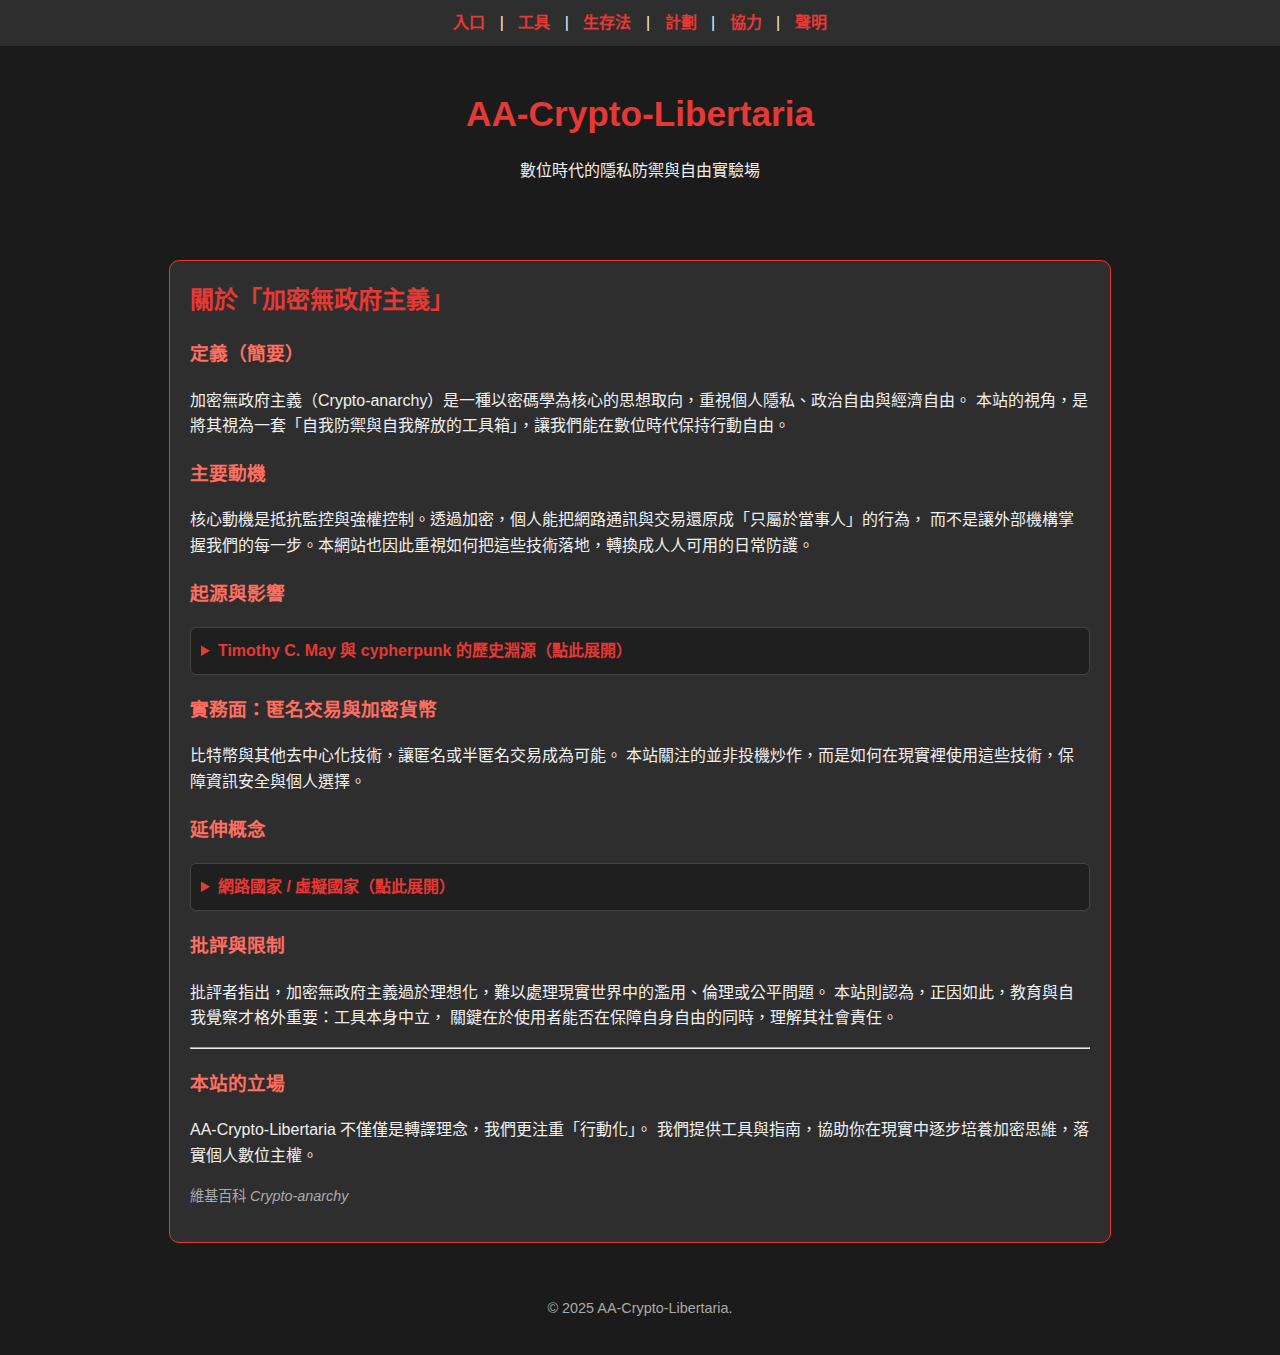
<file: index.html>
<!DOCTYPE html>
<html lang="zh-TW">
<head>
  <meta charset="UTF-8">
  <meta name="viewport" content="width=device-width, initial-scale=1.0">
  <title>AA-Crypto-Libertaria</title>
  <style>
    body {
      font-family: Arial, sans-serif;
      margin: 0;
      background-color: #1b1b1b;
      color: #f0f0f0;
      line-height: 1.6;
    }
    nav {
      background-color: #2e2e2e;
      padding: 10px;
      text-align: center;
    }
    nav a {
      margin: 0 10px;
      text-decoration: none;
      color: #e53935;
      font-weight: bold;
    }
    nav a:hover {
      color: #ff6f61;
    }
    header {
      text-align: center;
      padding: 40px 20px;
    }
    h1 {
      margin: 0;
      color: #e53935;
      font-size: 2.2em;
    }
    .section {
      max-width: 900px;
      margin: 20px auto;
      padding: 20px;
      background-color: #2e2e2e;
      border-radius: 10px;
      border: 1px solid #e53935;
    }
    h2 {
      color: #e53935;
      margin-top: 0;
    }
    h3 {
      color: #ff6f61;
      margin-top: 20px;
    }
    details {
      background: #1f1f1f;
      border: 1px solid #444;
      border-radius: 6px;
      margin: 10px 0;
      padding: 10px;
    }
    summary {
      cursor: pointer;
      font-weight: bold;
      color: #e53935;
    }
    summary:hover {
      color: #ff6f61;
    }
    footer {
      text-align: center;
      padding: 20px;
      font-size: 0.9em;
      color: #aaa;
    }
  </style>
</head>
<body>

  <nav>
    <a href="index.html">入口</a> |
    <a href="pages/tools.html">工具</a> |
    <a href="pages/survival.html">生存法</a> |
    <a href="pages/about.html">計劃</a> |
    <a href="pages/donate.html">協力</a> |
    <a href="pages/statements.html">聲明</a>
  </nav>

  <header>
    <h1>AA-Crypto-Libertaria</h1>
    <p>數位時代的隱私防禦與自由實驗場</p>
  </header>

  <section class="section" aria-labelledby="about-title">
    <h2 id="about-title">關於「加密無政府主義」</h2>

    <h3>定義（簡要）</h3>
    <p>
      加密無政府主義（Crypto-anarchy）是一種以密碼學為核心的思想取向，重視個人隱私、政治自由與經濟自由。
      本站的視角，是將其視為一套「自我防禦與自我解放的工具箱」，讓我們能在數位時代保持行動自由。
    </p>

    <h3>主要動機</h3>
    <p>
      核心動機是抵抗監控與強權控制。透過加密，個人能把網路通訊與交易還原成「只屬於當事人」的行為，
      而不是讓外部機構掌握我們的每一步。本網站也因此重視如何把這些技術落地，轉換成人人可用的日常防護。
    </p>

    <h3>起源與影響</h3>
    <details>
      <summary>Timothy C. May 與 cypherpunk 的歷史淵源（點此展開）</summary>
      <p>
        在 1988 年，Timothy C. May 撰寫了 <em>The Crypto Anarchist Manifesto</em>，
        這份短文成為 cypherpunk 運動的重要精神起點。他強調透過密碼學，社會將出現一個全新局面：
        政府與企業不再能隨意審查或追蹤私人通訊，因為所有資訊都能加密並在去中心化的網路上傳遞。
      </p>
      <p>
        cypherpunk 社群（包含 Eric Hughes、Phil Zimmermann 等人）延續了這個理念，
        他們不僅討論，更實際編寫程式碼（如 PGP 加密郵件），讓理論化為工具。
        本站認為這種「以程式為行動」的精神，正是我們今天推廣去中心化與隱私工具時，最值得繼承的核心。
      </p>
    </details>

    <h3>實務面：匿名交易與加密貨幣</h3>
    <p>
      比特幣與其他去中心化技術，讓匿名或半匿名交易成為可能。
      本站關注的並非投機炒作，而是如何在現實裡使用這些技術，保障資訊安全與個人選擇。
    </p>

    <h3>延伸概念</h3>
    <details>
      <summary>網路國家 / 虛擬國家（點此展開）</summary>
      <p>
        在加密無政府主義的討論裡，有一股重要的延伸方向：若個人能透過加密工具建立自足的網路身份與經濟體系，
        那麼「國家」就不必再以地理疆界來界定，而可以透過網路共識來組成。
      </p>
      <p>
        這種想法衍生出「網路國家」或「虛擬國家」的概念 —— 由分散在全球的社群，以密碼學、智能合約、
        自治規則來治理，形成一種不依靠傳統領土的政治實驗。
      </p>
      <p>
        本站看待這種概念，並非浪漫幻想，而是視為一種「長期試煉場」：
        它提醒我們，現有的工具（錢包、DAO、加密通訊）並不只是技術玩具，
        而可能是逐步削弱中心化強權、建立替代秩序的起點。
      </p>
    </details>

    <h3>批評與限制</h3>
    <p>
      批評者指出，加密無政府主義過於理想化，難以處理現實世界中的濫用、倫理或公平問題。
      本站則認為，正因如此，教育與自我覺察才格外重要：工具本身中立，
      關鍵在於使用者能否在保障自身自由的同時，理解其社會責任。
    </p>

    <hr>
    <h3>本站的立場</h3>
    <p>
      AA-Crypto-Libertaria 不僅僅是轉譯理念，我們更注重「行動化」。
      我們提供工具與指南，協助你在現實中逐步培養加密思維，落實個人數位主權。
    </p>

    <p style="font-size:0.9em;color:#aaa;">
      維基百科 <em>Crypto-anarchy</em>
    </p>
  </section>

  <footer>
    <p>&copy; 2025 AA-Crypto-Libertaria. </p>
  </footer>

</body>
</html>
</file>
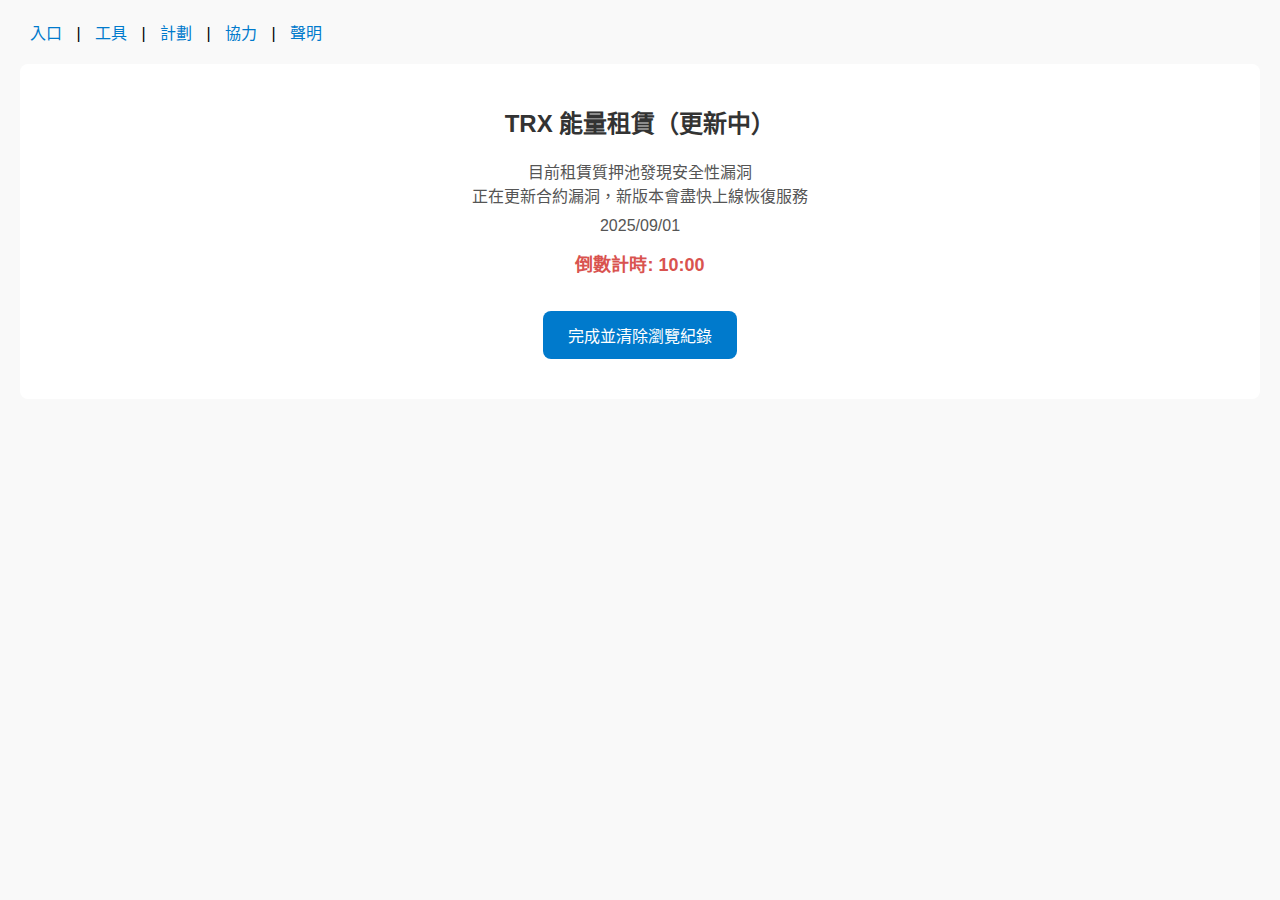
<file: energy_rental.html>
<!DOCTYPE html>
<html lang="zh-TW">
<head>
<meta charset="UTF-8">
<meta name="viewport" content="width=device-width, initial-scale=1.0">
<title>TRX 能量租賃</title>
<style>
  body { font-family: Arial, sans-serif; margin: 20px; background-color: #f9f9f9; }
  nav a { margin: 0 10px; text-decoration: none; color: #007acc; }
  section { background-color: #fff; padding: 20px; margin-top: 20px; border-radius: 8px; text-align: center; }
  h2 { color: #333; }
  p { margin: 10px 0; font-size: 16px; color: #555; }
  button { padding: 12px 25px; margin: 20px 0; font-size: 16px; background-color: #007acc; color: #fff; border: none; border-radius: 8px; cursor: pointer; }
  button:hover { background-color: #005fa3; }
  .timer { font-size: 18px; font-weight: bold; color: #d9534f; margin: 15px 0; }
</style>
</head>
<body>

<nav>
  <a href="index.html">入口</a> |
  <a href="tools.html">工具</a> |
  <a href="about.html">計劃</a> |
  <a href="donate.html">協力</a> |
  <a href="statements.html">聲明</a>
</nav>

<section>
  <h2>TRX 能量租賃（更新中）</h2>
  
  <p>目前租賃質押池發現安全性漏洞<br>正在更新合約漏洞，新版本會盡快上線恢復服務</p>
  <p>2025/09/01</p>

  <div class="timer" id="countdown">倒數計時: 10:00</div>

  <button onclick="finishRental()">完成並清除瀏覽紀錄</button>
</section>

<script>
let countdownEl = document.getElementById("countdown");

function startCountdown() {
  let timeLeft = 600; // 秒，10分鐘
  let timer = setInterval(() => {
    let minutes = Math.floor(timeLeft / 60);
    let seconds = timeLeft % 60;
    countdownEl.textContent = `倒數計時: ${minutes.toString().padStart(2,'0')}:${seconds.toString().padStart(2,'0')}`;
    timeLeft--;
    if(timeLeft < 0){
      clearInterval(timer);
      // 彈窗提示
      if(confirm("連線已遇時，請重新取得網站授權")) {
        // 重新整理頁面
        location.reload();
      }
    }
  }, 1000);
}

// 啟動倒數
startCountdown();

// 返回上一頁並清除 sessionStorage/localStorage
function finishRental(){
  sessionStorage.clear();
  localStorage.clear();
  history.back();
}
</script>

</body>
</html>
</file>
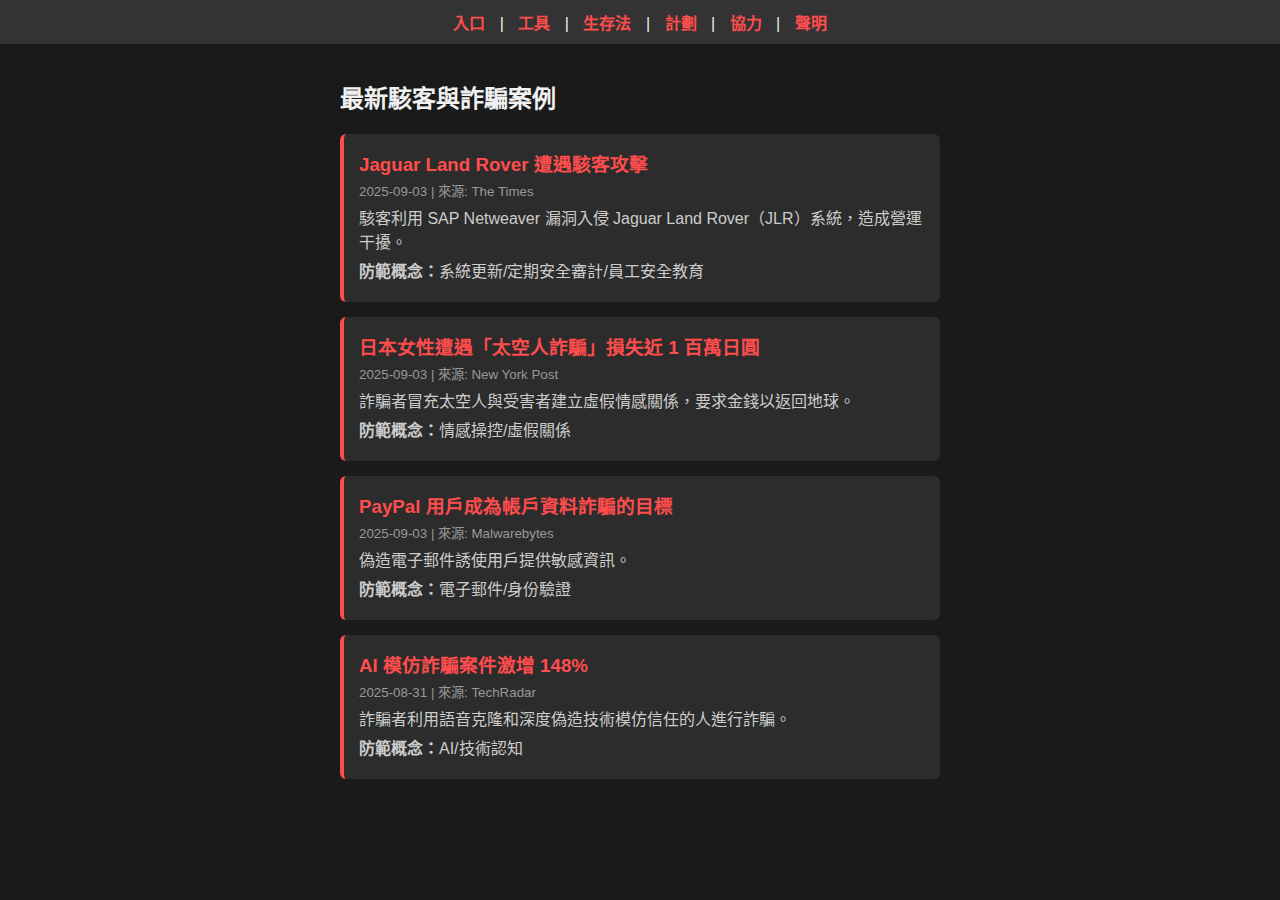
<file: latest_case.html>
<!DOCTYPE html>
<html lang="zh-TW">
<head>
<meta charset="UTF-8">
<meta name="viewport" content="width=device-width, initial-scale=1.0">
<title>最新案例</title>
<style>
  body { 
    font-family: Arial, sans-serif; 
    margin: 0; 
    background-color: #1a1a1a; 
    color: #f0f0f0; 
  }
  nav {
    background-color: #333;
    padding: 10px;
    text-align: center;
  }
  nav a {
    color: #ff4d4d;
    margin: 0 10px;
    text-decoration: none;
    font-weight: bold;
  }
  nav a:hover { color: #fff; }
  .container { padding: 15px; max-width: 600px; margin: auto; }
  .card {
    background-color: #2c2c2c;
    margin: 15px 0;
    padding: 15px;
    border-left: 4px solid #ff4d4d;
    border-radius: 6px;
  }
  .card h3 { margin: 0 0 5px; color: #ff4d4d; }
  .card p { margin: 5px 0; color: #ccc; }
  .card small { color: #999; }
</style>
</head>
<body>

<nav>
  <a href="index.html">入口</a> |
  <a href="tools.html">工具</a> |
  <a href="survival.html">生存法</a> |
  <a href="about.html">計劃</a> |
  <a href="donate.html">協力</a> |
  <a href="statements.html">聲明</a>
</nav>

<div class="container">
  <h2>最新駭客與詐騙案例</h2>
  <div id="cases-list">
    <!-- 案例將由 JS 生成 -->
  </div>
</div>

<script>
  // 範例資料，可替換成真實 JSON
  const latestCases = [
    {
      "title": "Jaguar Land Rover 遭遇駭客攻擊",
      "source": "The Times",
      "date": "2025-09-03",
      "description": "駭客利用 SAP Netweaver 漏洞入侵 Jaguar Land Rover（JLR）系統，造成營運干擾。",
      "concept": "系統更新/定期安全審計/員工安全教育"
    },
    {
      "title": "日本女性遭遇「太空人詐騙」損失近 1 百萬日圓",
      "source": "New York Post",
      "date": "2025-09-03",
      "description": "詐騙者冒充太空人與受害者建立虛假情感關係，要求金錢以返回地球。",
      "concept": "情感操控/虛假關係"
    },
    {
      "title": "PayPal 用戶成為帳戶資料詐騙的目標",
      "source": "Malwarebytes",
      "date": "2025-09-03",
      "description": "偽造電子郵件誘使用戶提供敏感資訊。",
      "concept": "電子郵件/身份驗證"
    },
    {
      "title": "AI 模仿詐騙案件激增 148%",
      "source": "TechRadar",
      "date": "2025-08-31",
      "description": "詐騙者利用語音克隆和深度偽造技術模仿信任的人進行詐騙。",
      "concept": "AI/技術認知"
    }
  ];

  const container = document.getElementById("cases-list");

  latestCases.forEach(caseItem => {
    const card = document.createElement("div");
    card.className = "card";

    card.innerHTML = `
      <h3>${caseItem.title}</h3>
      <small>${caseItem.date} | 來源: ${caseItem.source}</small>
      <p>${caseItem.description}</p>
      <p><strong>防範概念：</strong>${caseItem.concept}</p>
    `;
    container.appendChild(card);
  });
</script>

</body>
</html>
</file>
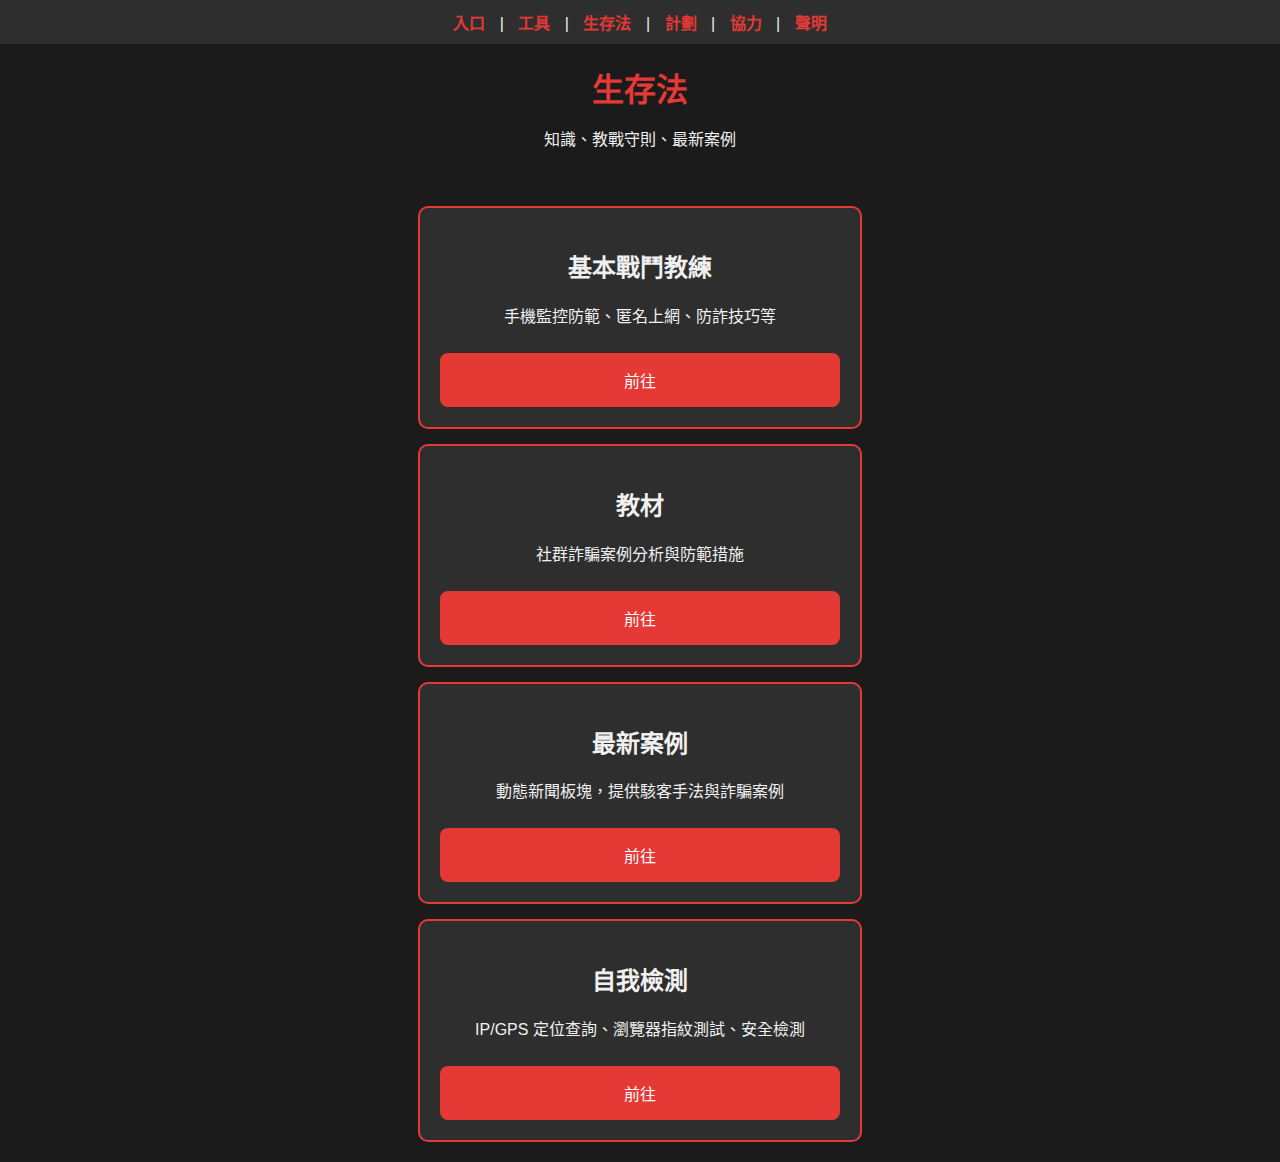
<file: survival.html>
<!DOCTYPE html>
<html lang="zh-TW">
<head>
<meta charset="UTF-8">
<meta name="viewport" content="width=device-width, initial-scale=1.0">
<title>生存法</title>
<style>
  body { 
    font-family: Arial, sans-serif; 
    margin: 0; 
    background-color: #1b1b1b; 
    color: #f0f0f0; 
  }
  nav { 
    background-color: #2e2e2e; 
    padding: 10px; 
    text-align: center; 
  }
  nav a { 
    margin: 0 10px; 
    text-decoration: none; 
    color: #e53935; 
    font-weight: bold;
  }
  nav a:hover { color: #ff6f61; }
  header { text-align: center; padding: 20px; }
  h1 { margin: 0; color: #e53935; }
  .container { display: flex; flex-direction: column; align-items: center; padding: 20px; gap: 15px; }
  .card { 
    width: 90%; 
    max-width: 400px; 
    background-color: #2e2e2e; 
    border: 2px solid #e53935; 
    border-radius: 10px; 
    padding: 20px; 
    text-align: center; 
  }
  .card button { 
    width: 100%; 
    padding: 15px; 
    margin-top: 10px; 
    font-size: 16px; 
    background-color: #e53935; 
    color: #fff; 
    border: none; 
    border-radius: 8px; 
    cursor: pointer; 
  }
  .card button:hover { background-color: #ff6f61; }
</style>
</head>
<body>

<nav>
  <a href="index.html">入口</a> |
  <a href="tools.html">工具</a> |
  <a href="survival.html">生存法</a> |
  <a href="about.html">計劃</a> |
  <a href="donate.html">協力</a> |
  <a href="statements.html">聲明</a>
</nav>

<header>
  <h1>生存法</h1>
  <p>知識、教戰守則、最新案例</p>
</header>

<div class="container">
  
  <div class="card">
    <h2>基本戰鬥教練</h2>
    <p>手機監控防範、匿名上網、防詐技巧等</p>
    <button onclick="location.href='basic_training.html'">前往</button>
  </div>

  <div class="card">
    <h2>教材</h2>
    <p>社群詐騙案例分析與防範措施</p>
    <button onclick="location.href='teaching_material.html'">前往</button>
  </div>

  <div class="card">
    <h2>最新案例</h2>
    <p>動態新聞板塊，提供駭客手法與詐騙案例</p>
    <button onclick="location.href='latest_case.html'">前往</button>
  </div>

  <div class="card">
    <h2>自我檢測</h2>
    <p>IP/GPS 定位查詢、瀏覽器指紋測試、安全檢測</p>
    <button onclick="location.href='self_check.html'">前往</button>
  </div>





</body>
</html>
</file>
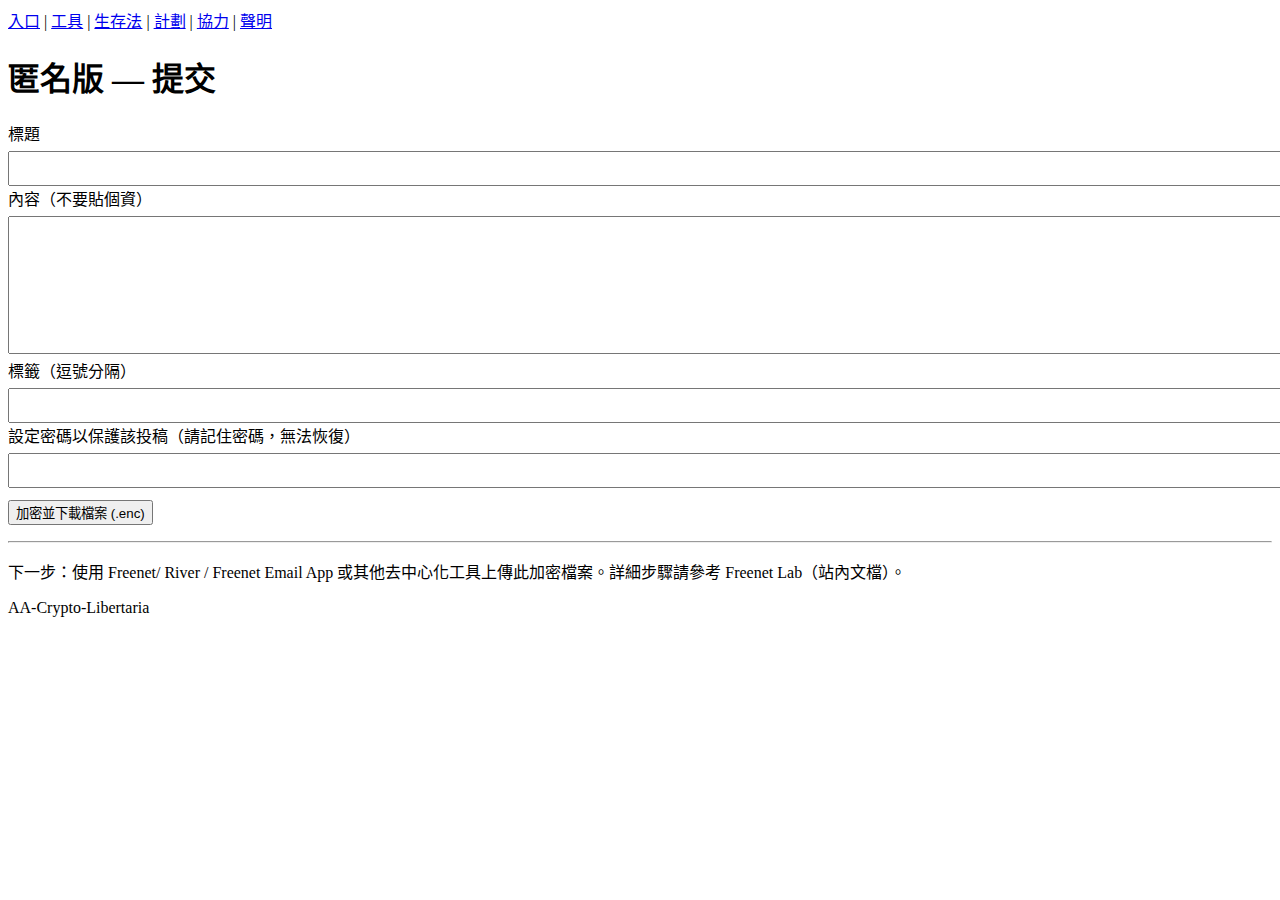
<file: pages/anonymous_board.html>
<!doctype html>
<html lang="zh-TW">
<head>
  <meta charset="utf-8"><meta name="viewport" content="width=device-width,initial-scale=1">
  <title>匿名版 — 提交經驗</title>
</head>
<body>
  <div id="nav-placeholder"></div>
  <div class="header container"><h1>匿名版 — 提交</h1></div>
  <div class="container">
    <section class="section">
      <form id="anonForm">
        <label>標題<br><input id="title" required style="width:100%;padding:8px;margin-top:6px"></label>
        <label>內容（不要貼個資）<br><textarea id="body" rows="8" style="width:100%;padding:8px;margin-top:6px" required></textarea></label>
        <label>標籤（逗號分隔）<br><input id="tags" style="width:100%;padding:8px;margin-top:6px"></label>
        <label>設定密碼以保護該投稿（請記住密碼，無法恢復）<br><input id="pwd" type="password" style="width:100%;padding:8px;margin-top:6px" required></label>
        <div style="margin-top:12px">
          <button type="submit" class="btn">加密並下載檔案 (.enc)</button>
        </div>
      </form>

      <hr style="border-color:var(--border);margin:16px 0">
      <p>下一步：使用 Freenet/ River / Freenet Email App 或其他去中心化工具上傳此加密檔案。詳細步驟請參考 Freenet Lab（站內文檔）。</p>
    </section>
  </div>
  <div class="footer">AA-Crypto-Libertaria</div>

<script src="../assets/js/nav.js"></script>
<script>mountAssets(); mountNav('#nav-placeholder');</script>
<script src="../assets/js/utils.js"></script>

<script>
document.getElementById('anonForm').addEventListener('submit', async (e)=>{
  e.preventDefault();
  const title = document.getElementById('title').value.trim();
  const body = document.getElementById('body').value.trim();
  const tags = document.getElementById('tags').value.trim().split(',').map(s=>s.trim()).filter(Boolean);
  const pwd = document.getElementById('pwd').value;
  if(!title || !body || !pwd) return alert('請填標題、內容與密碼');

  const payload = { title, body, tags, ts: new Date().toISOString() };
  // 直接以密碼加密並下載 .enc
  await encryptAndDownloadJSON(payload, pwd, `anon_${Date.now()}.enc`);
  alert('已生成加密檔案，請將檔案上傳至 Freenet / River / 或使用 Freenet Email App 發送（請保留密碼）');
});
</script>
</body>
</html>
</file>
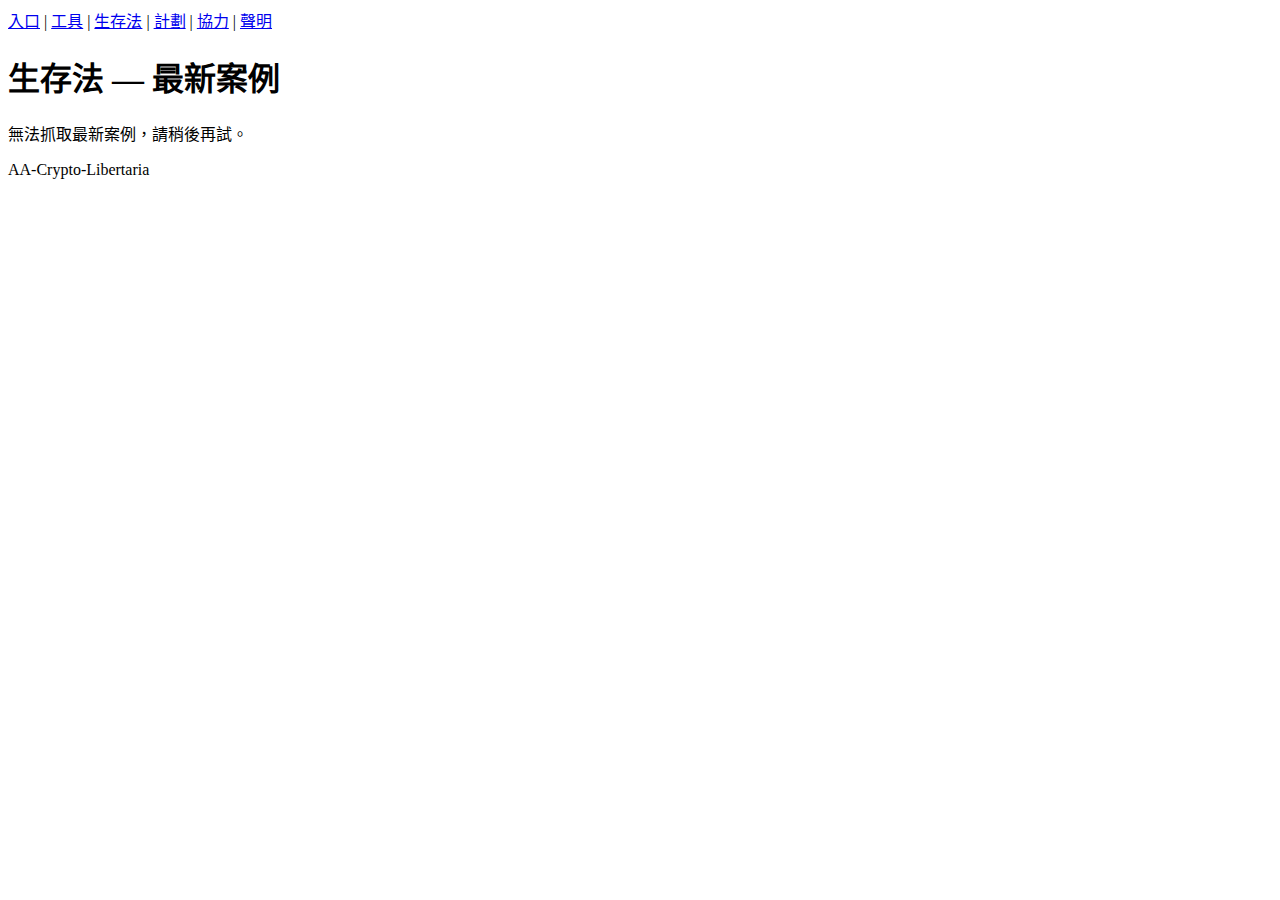
<file: pages/latest_case.html>
<!doctype html>
<html lang="zh-TW">
<head>
  <meta charset="utf-8"><meta name="viewport" content="width=device-width,initial-scale=1">
  <title>最新案例 — AA-Crypto-Libertaria</title>
  <!-- CSS 由 nav.js mountAssets() 注入，以下以防萬一可保留 -->
</head>
<body>
  <div id="nav-placeholder"></div>

  <div class="header container"><h1>生存法 — 最新案例</h1></div>
  <div class="container">
    <section class="section">
      <div id="cases-list"></div>
    </section>
  </div>
  <div class="footer">AA-Crypto-Libertaria</div>

  <script src="../assets/js/nav.js"></script>
  <script>mountAssets(); mountNav('#nav-placeholder');</script>

  <script src="../assets/js/utils.js"></script>
  <script src="../assets/js/rss.js"></script>
  <script>
    // RSS source：你可以改成多個來源輪替
    const RSS_FEED = 'https://www.bleepingcomputer.com/feed/';
    loadRssToContainer(RSS_FEED, '#cases-list', 6);
  </script>
</body>
</html>
</file>
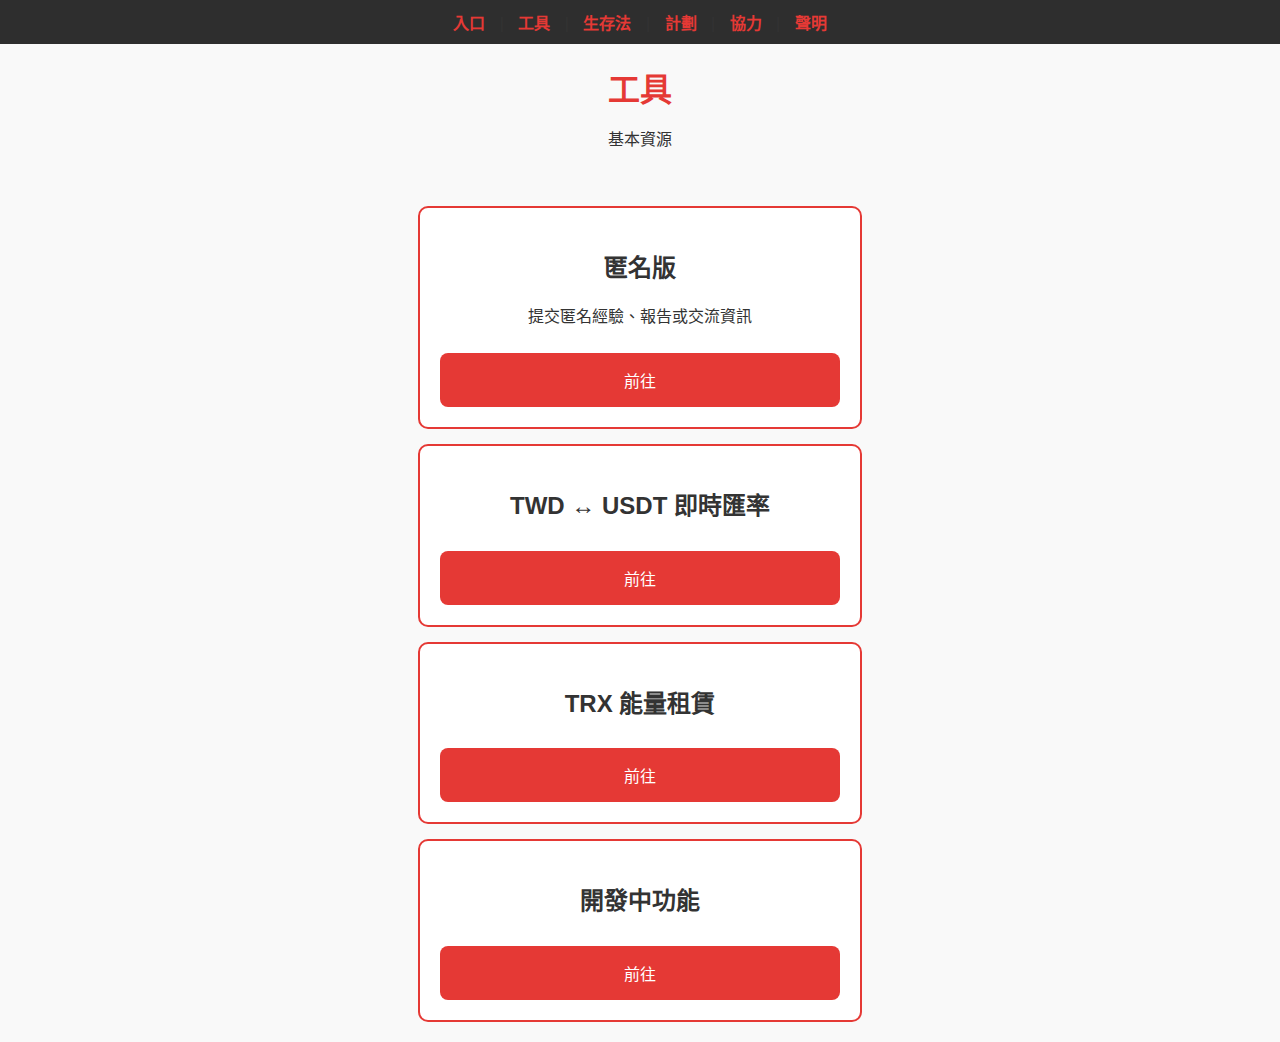
<file: pages/tools.html>
<!DOCTYPE html>
<html lang="zh-TW">
<head>
<meta charset="UTF-8">
<meta name="viewport" content="width=device-width, initial-scale=1.0">
<title>工具</title>
<style>
  body { 
    font-family: Arial, sans-serif; 
    margin: 0; 
    background-color: #f9f9f9; 
    color: #333;
  }
  nav { 
    background-color: #2e2e2e; 
    padding: 10px; 
    text-align: center; 
  }
  nav a { 
    margin: 0 10px; 
    text-decoration: none; 
    color: #e53935; 
    font-weight: bold;
  }
  nav a:hover { color: #ff6f61; }
  header { text-align: center; padding: 20px; }
  h1 { margin: 0; color: #e53935; }
  .container { display: flex; flex-direction: column; align-items: center; padding: 20px; gap: 15px; }
  .card { 
    width: 90%; 
    max-width: 400px; 
    background-color: #fff; 
    border: 2px solid #e53935; 
    border-radius: 10px; 
    padding: 20px; 
    text-align: center; 
  }
  .card button { 
    width: 100%; 
    padding: 15px; 
    margin-top: 10px; 
    font-size: 16px; 
    background-color: #e53935; 
    color: #fff; 
    border: none; 
    border-radius: 8px; 
    cursor: pointer; 
  }
  .card button:hover { background-color: #ff6f61; }
</style>
</head>
<body>

<nav>
  <a href="index.html">入口</a> |
  <a href="tools.html">工具</a> |
  <a href="survival.html">生存法</a> |
  <a href="about.html">計劃</a> |
  <a href="donate.html">協力</a> |
  <a href="statements.html">聲明</a>
</nav>

<header>
  <h1>工具</h1>
  <p>基本資源</p>
</header>

<div class="container">

  <div class="card">
    <h2>匿名版</h2>
    <p>提交匿名經驗、報告或交流資訊</p>
    <button onclick="location.href='anonymous_board.html'">前往</button>
  </div>


  <div class="card">
    <h2>TWD ↔ USDT 即時匯率</h2>
    <button onclick="location.href='exchange.html'">前往</button>
  </div>

  <div class="card">
    <h2>TRX 能量租賃</h2>
    <button onclick="location.href='energy_rental.html'">前往</button>
  </div>

  <div class="card">
    <h2>開發中功能</h2>
    <button onclick="location.href='about.html'">前往</button>
  </div>

  
</div>

</body>
</html>
</file>
